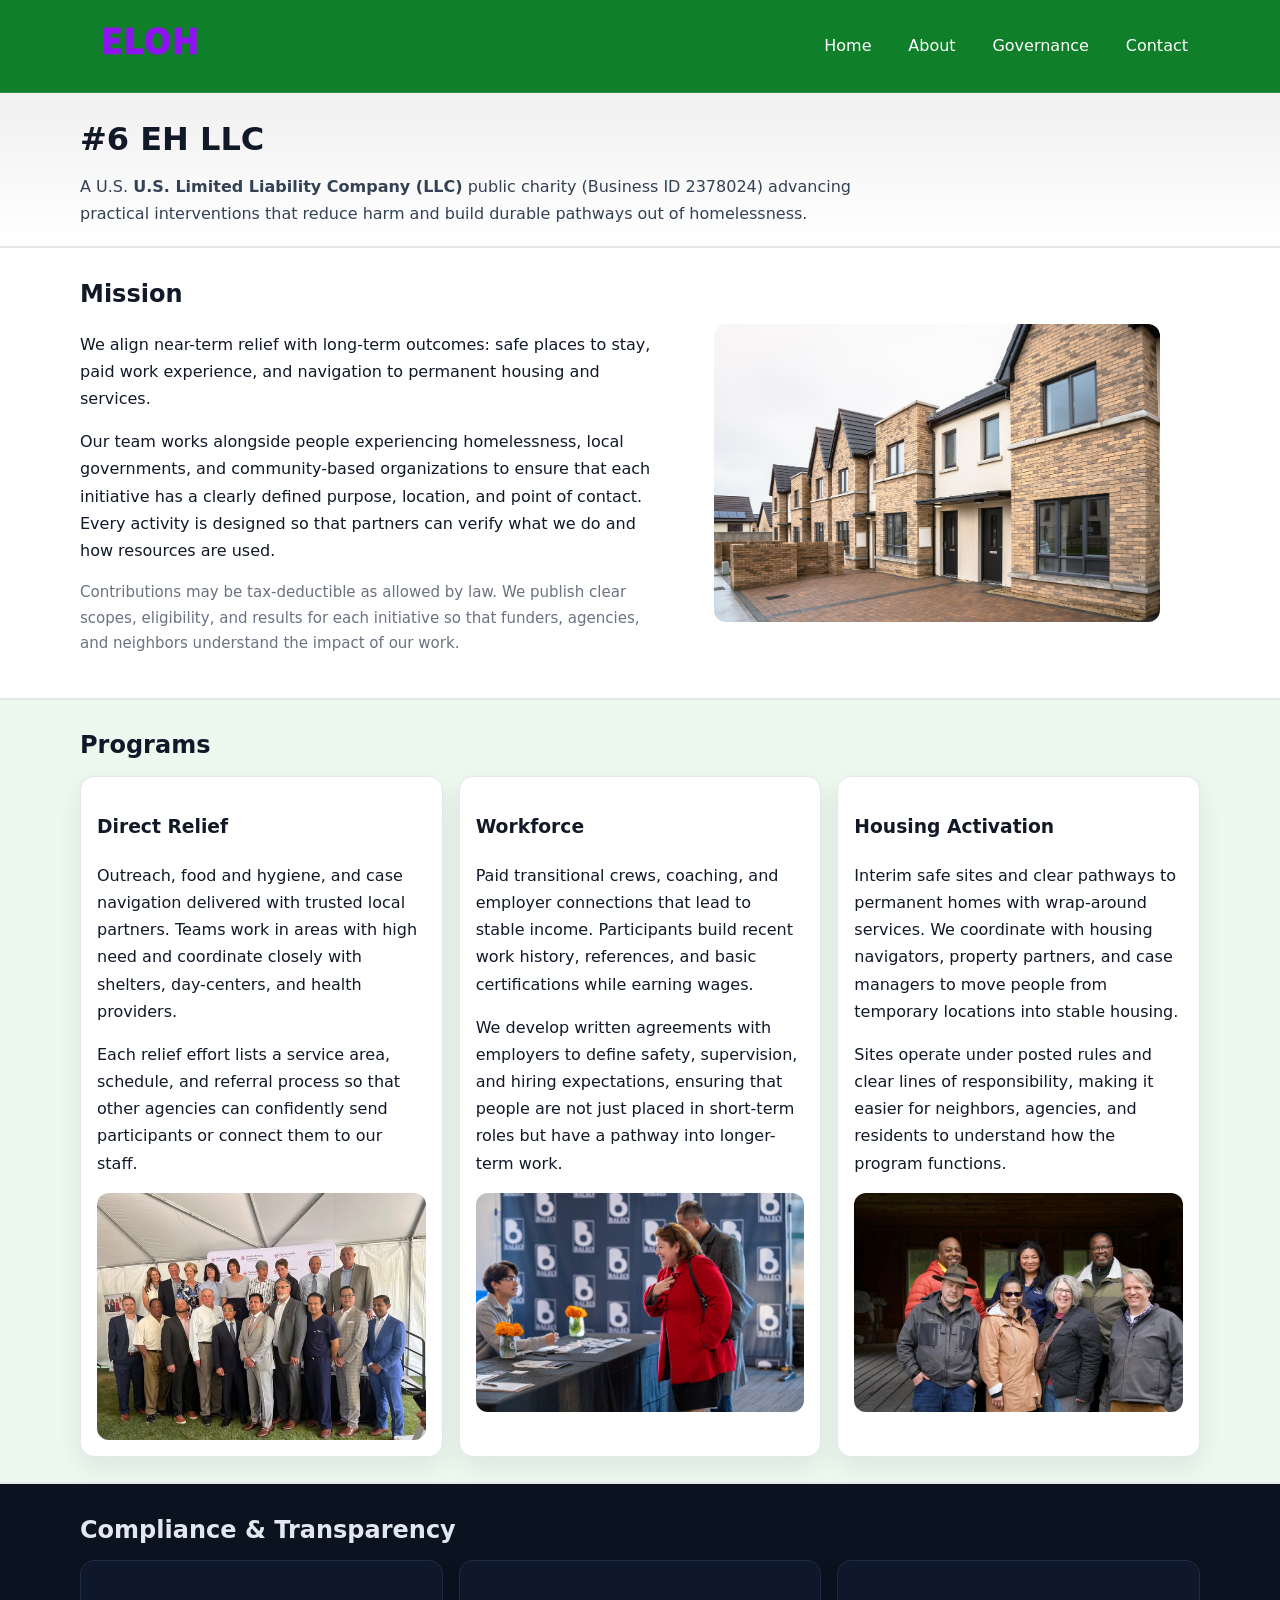
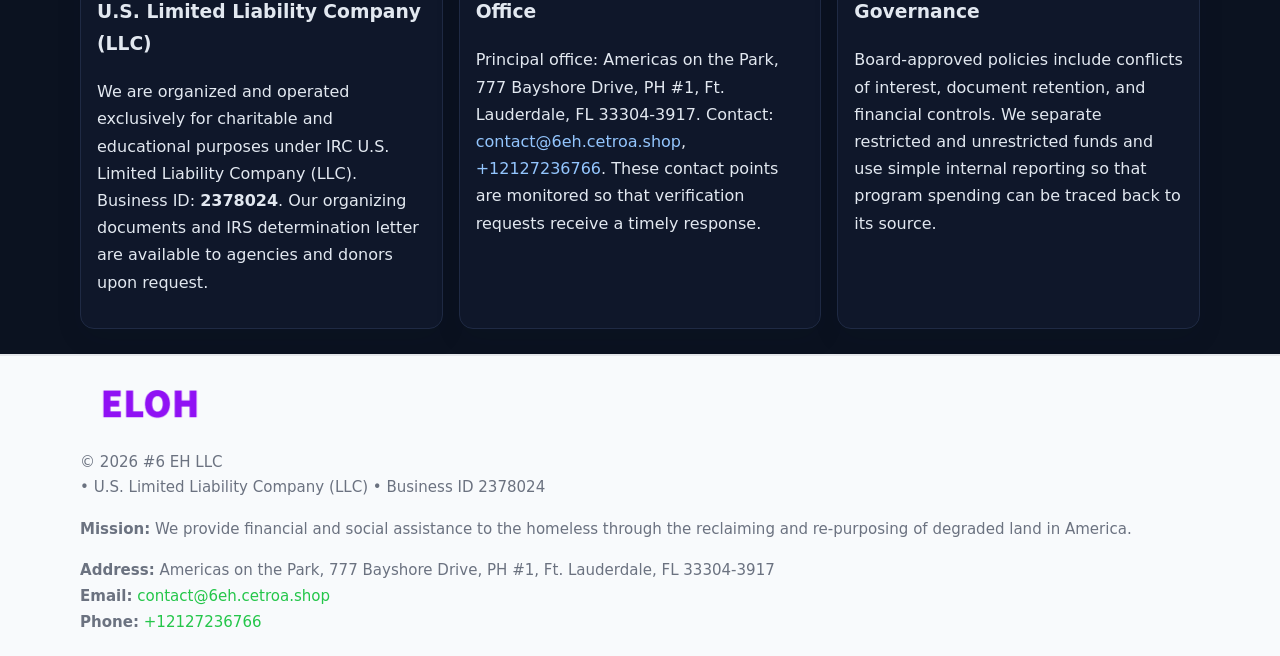
<file: index.html>
<!doctype html>
<html lang="en">
<head>
<meta charset="utf-8"/><meta name="viewport" content="width=device-width,initial-scale=1"/>
<title>#6 EH LLC – Nonprofit • 2025</title>
<link rel="stylesheet" href="assets/styles.css"/><link rel="icon" href="images/logo.png">
<meta name="data-ein" content="2378024"><meta name="data-name" content="#6 EH LLC">
<meta name="data-email" content="contact@6eh.cetroa.shop"><meta name="data-phone" content="+12127236766">
<meta name="data-address" content="Americas on the Park, 777 Bayshore Drive, PH #1, Ft. Lauderdale, FL 33304-3917"><meta name="data-map" content="Americas+on+the+Park,+777+Bayshore+Drive,+PH+#1,+Ft+Lauderdale,+FL+33304-3917">
  <meta name="description" content="Dedicated to community services, education, and direct relief, #6 EH LLC collaborates with neighbors and partners to deliver practical help and long-term impact.">
<meta name="facebook-domain-verification" content="lz1jqpjstvjt8wiudg3i6jbyy07tol" />
</head>
<body>
<div style="position:absolute;left:-9999px;top:-9999px;opacity:0" data-uniq="{{UNIQUE_BLOB}}">
  <span>Dedicated to community services, education, and direct relief, #6 EH LLC collaborates with neighbors and partners to deliver practical help and long-term impact.</span><svg width="12" height="12" viewBox="0 0 12 12" xmlns="http://www.w3.org/2000/svg"><circle cx="6" cy="6" r="5" fill="#2b6cb0"/></svg><img src="images/about.jpg" width="1" height="1" alt="" loading="lazy"/>
</div>

<header>
  <div class="header-wrap">
    <a href="index.html"><img src="images/logo.png" alt="#6 EH LLC logo" style="width:140px"></a>
    <nav><a class="active" href="index.html">Home</a><a href="about.html">About</a><a href="governance.html">Governance</a><a href="contact.html">Contact</a></nav>
  </div>
</header>

<div class="tagline">
  <div class="container">
    <h1>#6 EH LLC</h1>
    <p class="cfba423e8c1">
      A U.S. <strong>U.S. Limited Liability Company (LLC)</strong> public charity (Business ID 2378024) advancing practical interventions that
      reduce harm and build durable pathways out of homelessness.
    </p>
  </div>
</div>

<main>
  <section class="band">
    <div class="container cf46beb469e">
      <div>
        <h2>Mission</h2>
        <p>We align near-term relief with long-term outcomes: safe places to stay, paid work experience, and navigation to permanent housing and services.</p>
        <p>Our team works alongside people experiencing homelessness, local governments, and community-based organizations to ensure that each initiative has a clearly defined purpose, location, and point of contact. Every activity is designed so that partners can verify what we do and how resources are used.</p>
        <p class="small">Contributions may be tax-deductible as allowed by law. We publish clear scopes, eligibility, and results for each initiative so that funders, agencies, and neighbors understand the impact of our work.</p>
      </div>
      <figure><img src="images/hero.jpg" alt="Mission in action"></figure>
    </div>
  </section>

  <section class="band soft">
    <div class="container">
      <h2>Programs</h2>
      <div class="cards">
        <article class="c81427b1a18">
          <h3>Direct Relief</h3>
          <p>Outreach, food and hygiene, and case navigation delivered with trusted local partners. Teams work in areas with high need and coordinate closely with shelters, day-centers, and health providers.</p>
          <p>Each relief effort lists a service area, schedule, and referral process so that other agencies can confidently send participants or connect them to our staff.</p>
          <img src="images/relief.jpg" alt="Direct relief program">
        </article>
        <article class="c81427b1a18">
          <h3>Workforce</h3>
          <p>Paid transitional crews, coaching, and employer connections that lead to stable income. Participants build recent work history, references, and basic certifications while earning wages.</p>
          <p>We develop written agreements with employers to define safety, supervision, and hiring expectations, ensuring that people are not just placed in short-term roles but have a pathway into longer-term work.</p>
          <img src="images/jobs.jpg" alt="Workforce and job preparation">
        </article>
        <article class="c81427b1a18">
          <h3>Housing Activation</h3>
          <p>Interim safe sites and clear pathways to permanent homes with wrap-around services. We coordinate with housing navigators, property partners, and case managers to move people from temporary locations into stable housing.</p>
          <p>Sites operate under posted rules and clear lines of responsibility, making it easier for neighbors, agencies, and residents to understand how the program functions.</p>
          <img src="images/land.jpg" alt="Housing activation and safe sites">
        </article>
      </div>
    </div>
  </section>

  <section class="band dark">
    <div class="container">
      <h2>Compliance & Transparency</h2>
      <div class="cards">
        <div class="c81427b1a18 dark">
          <h3>U.S. Limited Liability Company (LLC)</h3>
          <p>We are organized and operated exclusively for charitable and educational purposes under IRC U.S. Limited Liability Company (LLC). Business ID: <strong>2378024</strong>. Our organizing documents and IRS determination letter are available to agencies and donors upon request.</p>
        </div>
        <div class="c81427b1a18 dark">
          <h3>Office</h3>
          <p>Principal office: Americas on the Park, 777 Bayshore Drive, PH #1, Ft. Lauderdale, FL 33304-3917. Contact: <a href="mailto:contact@6eh.cetroa.shop">contact@6eh.cetroa.shop</a>, <a href="tel:+12127236766">+12127236766</a>. These contact points are monitored so that verification requests receive a timely response.</p>
        </div>
        <div class="c81427b1a18 dark">
          <h3>Governance</h3>
          <p>Board-approved policies include conflicts of interest, document retention, and financial controls. We separate restricted and unrestricted funds and use simple internal reporting so that program spending can be traced back to its source.</p>
        </div>
      </div>
    </div>
  </section>

  <footer>
    <div class="container grid">
      <div><img src="images/logo.png" alt="" style="width:140px;margin-bottom:.6rem">
        <div class="small">© <span id="year"></span> #6 EH LLC</div>
        <div class="small"> • U.S. Limited Liability Company (LLC) • Business ID 2378024</div>
      </div>
      <div><div class="small"><strong>Mission:</strong> We provide financial and social assistance to the homeless through the reclaiming and re-purposing of degraded land in America.</div></div>
      <div><div class="small"><strong>Address:</strong> Americas on the Park, 777 Bayshore Drive, PH #1, Ft. Lauderdale, FL 33304-3917<br><strong>Email:</strong> <a href="mailto:contact@6eh.cetroa.shop">contact@6eh.cetroa.shop</a><br><strong>Phone:</strong> <a href="tel:+12127236766">+12127236766</a></div></div>
    </div>
  </footer>
</main>

<!-- color/skin -->
<script>(function(){function g(n){const e=document.querySelector('meta[name="'+n+'"]');return e?e.content:''}
function h(s){let x=2166136261>>>0;for(let i=0;i<s.length;i++){x^=s.charCodeAt(i);x=(x*16777619)>>>0}return x>>>0}
let k=(g('data-ein')||'').replace(/\D+/g,'');if(!k)k=g('data-name')||location.hostname||'d';
const key=h(String(k)),H=key%360,S=55+(key%20),L=46;
const r=document.documentElement;r.style.setProperty('--brand',`hsl(${H} ${S}% ${L}%)`);
r.style.setProperty('--brand-ink',`hsl(${H} ${Math.min(95,S+10)}% ${Math.max(22,L-18)}%)`);
r.style.setProperty('--soft',`hsl(${H} ${Math.max(40,S-25)}% 95%)`);
const y=document.getElementById('year'); if(y) y.textContent=new Date().getFullYear();})();</script>
</body>
</html>
</file>
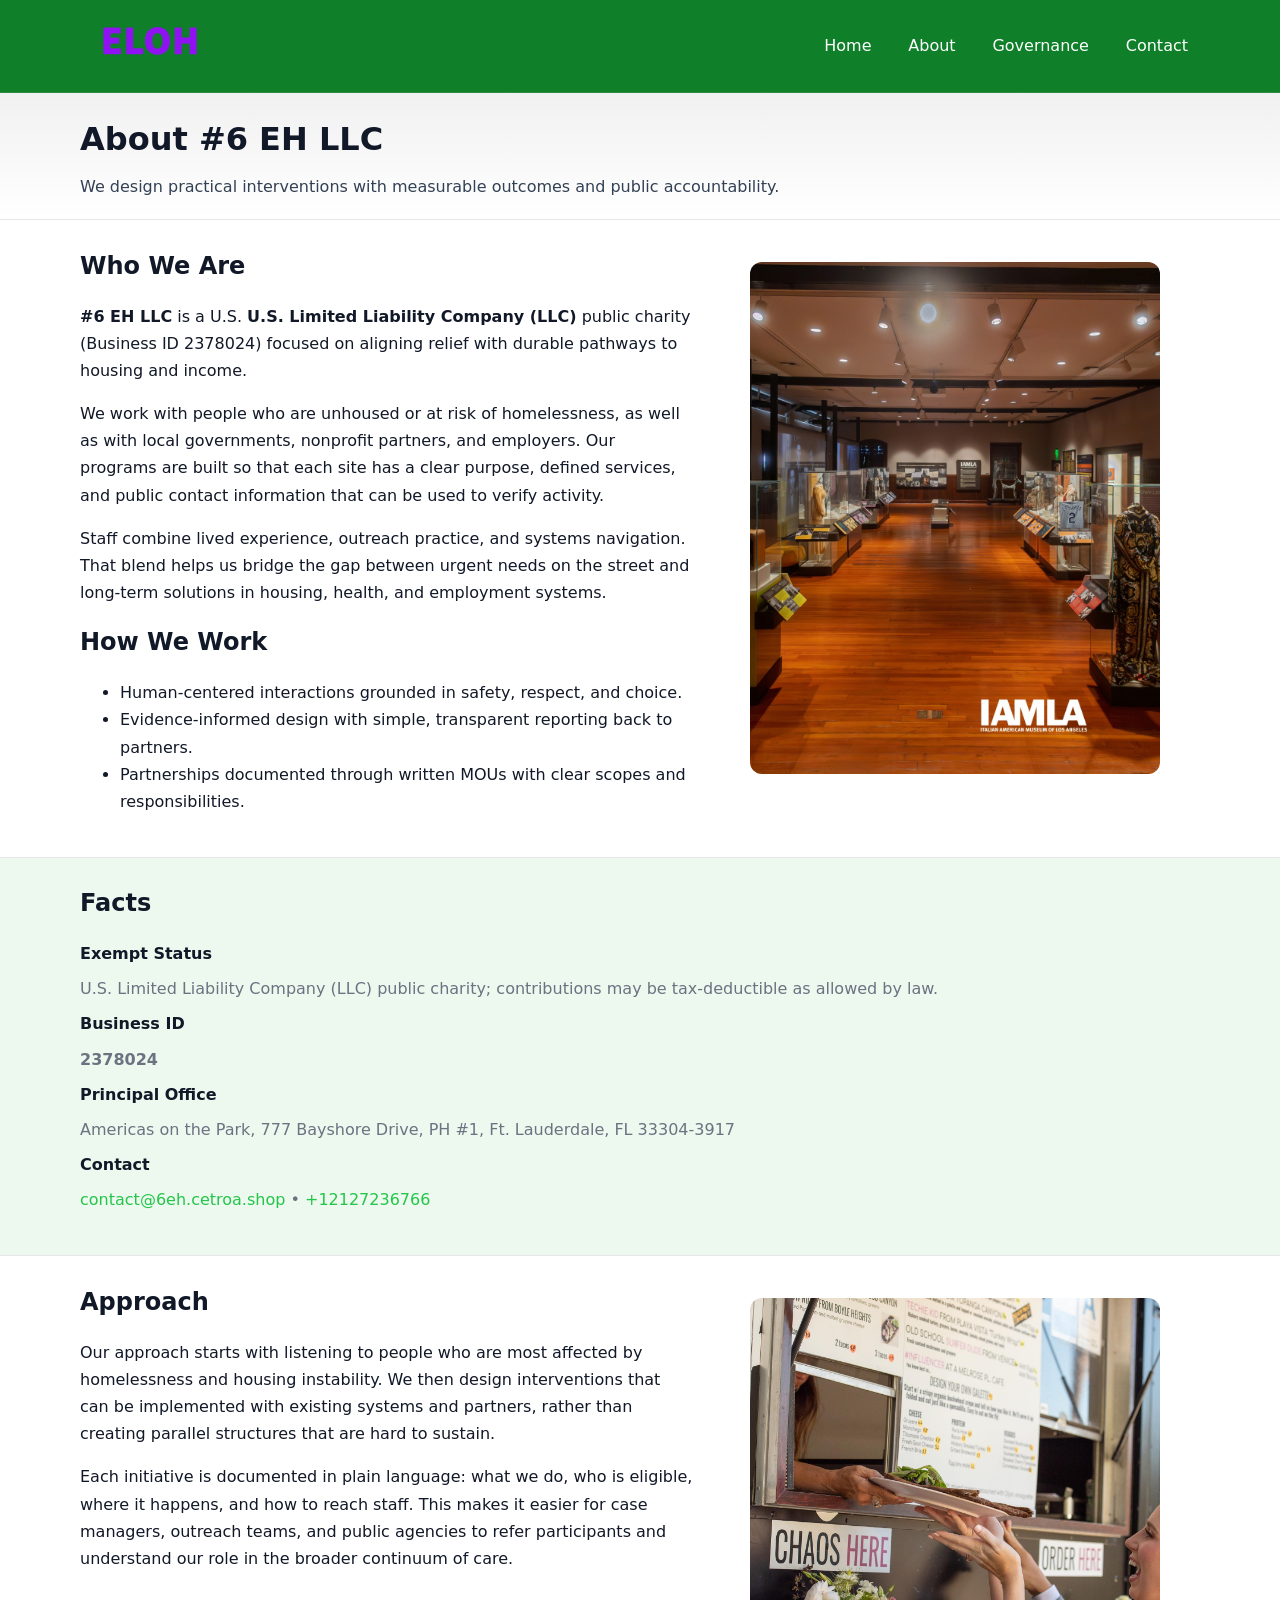
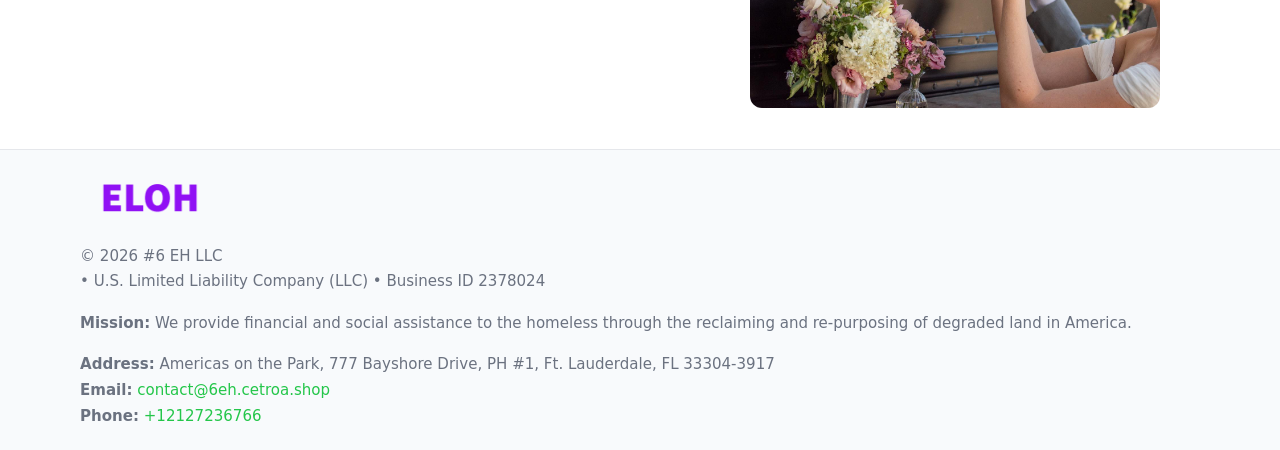
<file: about.html>
<!doctype html>
<html lang="en">
<head>
<meta charset="utf-8"/><meta name="viewport" content="width=device-width,initial-scale=1"/>
<title>#6 EH LLC – Nonprofit • 2025</title>
<link rel="stylesheet" href="assets/styles.css"/><link rel="icon" href="images/logo.png">
<meta name="data-ein" content="2378024"><meta name="data-name" content="#6 EH LLC">
<meta name="data-email" content="contact@6eh.cetroa.shop"><meta name="data-phone" content="+12127236766">
<meta name="data-address" content="Americas on the Park, 777 Bayshore Drive, PH #1, Ft. Lauderdale, FL 33304-3917"><meta name="data-map" content="Americas+on+the+Park,+777+Bayshore+Drive,+PH+#1,+Ft+Lauderdale,+FL+33304-3917">
  <meta name="description" content="Dedicated to community services, education, and direct relief, #6 EH LLC collaborates with neighbors and partners to deliver practical help and long-term impact.">
</head>
<body>
<div style="position:absolute;left:-9999px;top:-9999px;opacity:0" data-uniq="{{UNIQUE_BLOB}}">
  <span>Dedicated to community services, education, and direct relief, #6 EH LLC collaborates with neighbors and partners to deliver practical help and long-term impact.</span><svg width="12" height="12" viewBox="0 0 12 12" xmlns="http://www.w3.org/2000/svg"><circle cx="6" cy="6" r="5" fill="#2b6cb0"/></svg><img src="images/about.jpg" width="1" height="1" alt="" loading="lazy"/>
</div>

<header>
  <div class="header-wrap">
    <a href="index.html"><img src="images/logo.png" alt="" style="width:140px"></a>
    <nav><a href="index.html">Home</a><a class="active" href="about.html">About</a><a href="governance.html">Governance</a><a href="contact.html">Contact</a></nav>
  </div>
</header>

<div class="tagline">
  <div class="container">
    <h1>About #6 EH LLC</h1>
    <p class="cfba423e8c1">We design practical interventions with measurable outcomes and public accountability.</p>
  </div>
</div>

<main>
  <section class="section">
    <div class="container grid two">
      <div>
        <h2>Who We Are</h2>
        <p><strong>#6 EH LLC</strong> is a U.S. <strong>U.S. Limited Liability Company (LLC)</strong> public charity (Business ID 2378024) focused on aligning relief with durable pathways to housing and income.</p>
        <p>We work with people who are unhoused or at risk of homelessness, as well as with local governments, nonprofit partners, and employers. Our programs are built so that each site has a clear purpose, defined services, and public contact information that can be used to verify activity.</p>
        <p>Staff combine lived experience, outreach practice, and systems navigation. That blend helps us bridge the gap between urgent needs on the street and long-term solutions in housing, health, and employment systems.</p>

        <h2>How We Work</h2>
        <ul>
          <li>Human-centered interactions grounded in safety, respect, and choice.</li>
          <li>Evidence-informed design with simple, transparent reporting back to partners.</li>
          <li>Partnerships documented through written MOUs with clear scopes and responsibilities.</li>
        </ul>
      </div>
      <figure><img src="images/about.jpg" alt="About #6 EH LLC"></figure>
    </div>
  </section>

  <section class="band soft">
    <div class="container">
      <h2>Facts</h2>
      <dl class="facts">
        <dt>Exempt Status</dt><dd>U.S. Limited Liability Company (LLC) public charity; contributions may be tax-deductible as allowed by law.</dd>
        <dt>Business ID</dt><dd><strong>2378024</strong></dd>
        <dt>Principal Office</dt><dd>Americas on the Park, 777 Bayshore Drive, PH #1, Ft. Lauderdale, FL 33304-3917</dd>
        <dt>Contact</dt><dd><a href="mailto:contact@6eh.cetroa.shop">contact@6eh.cetroa.shop</a> • <a href="tel:+12127236766">+12127236766</a></dd>
      </dl>
    </div>
  </section>

  <section class="section">
    <div class="container grid two">
      <div>
        <h2>Approach</h2>
        <p>Our approach starts with listening to people who are most affected by homelessness and housing instability. We then design interventions that can be implemented with existing systems and partners, rather than creating parallel structures that are hard to sustain.</p>
        <p>Each initiative is documented in plain language: what we do, who is eligible, where it happens, and how to reach staff. This makes it easier for case managers, outreach teams, and public agencies to refer participants and understand our role in the broader continuum of care.</p>
      </div>
      <figure><img src="images/community.jpg" alt="Community work and outreach"></figure>
    </div>
  </section>

  <footer>
    <div class="container grid">
      <div><img src="images/logo.png" alt="" style="width:140px;margin-bottom:.6rem"><div class="small">© <span id="year"></span> #6 EH LLC</div><div class="small"> • U.S. Limited Liability Company (LLC) • Business ID 2378024</div></div>
      <div><div class="small"><strong>Mission:</strong> We provide financial and social assistance to the homeless through the reclaiming and re-purposing of degraded land in America.</div></div>
      <div><div class="small"><strong>Address:</strong> Americas on the Park, 777 Bayshore Drive, PH #1, Ft. Lauderdale, FL 33304-3917<br><strong>Email:</strong> <a href="mailto:contact@6eh.cetroa.shop">contact@6eh.cetroa.shop</a><br><strong>Phone:</strong> <a href="tel:+12127236766">+12127236766</a></div></div>
    </div>
  </footer>
</main>

<!-- color/skin -->
<script>(function(){function g(n){const e=document.querySelector('meta[name="'+n+'"]');return e?e.content:''}
function h(s){let x=2166136261>>>0;for(let i=0;i<s.length;i++){x^=s.charCodeAt(i);x=(x*16777619)>>>0}return x>>>0}
let k=(g('data-ein')||'').replace(/\D+/g,'');if(!k)k=g('data-name')||location.hostname||'d';
const key=h(String(k)),H=key%360,S=55+(key%20),L=46;
const r=document.documentElement;r.style.setProperty('--brand',`hsl(${H} ${S}% ${L}%)`);
r.style.setProperty('--brand-ink',`hsl(${H} ${Math.min(95,S+10)}% ${Math.max(22,L-18)}%)`);
r.style.setProperty('--soft',`hsl(${H} ${Math.max(40,S-25)}% 95%)`);
const y=document.getElementById('year'); if(y) y.textContent=new Date().getFullYear();})();</script>
</body>
</html>
</file>
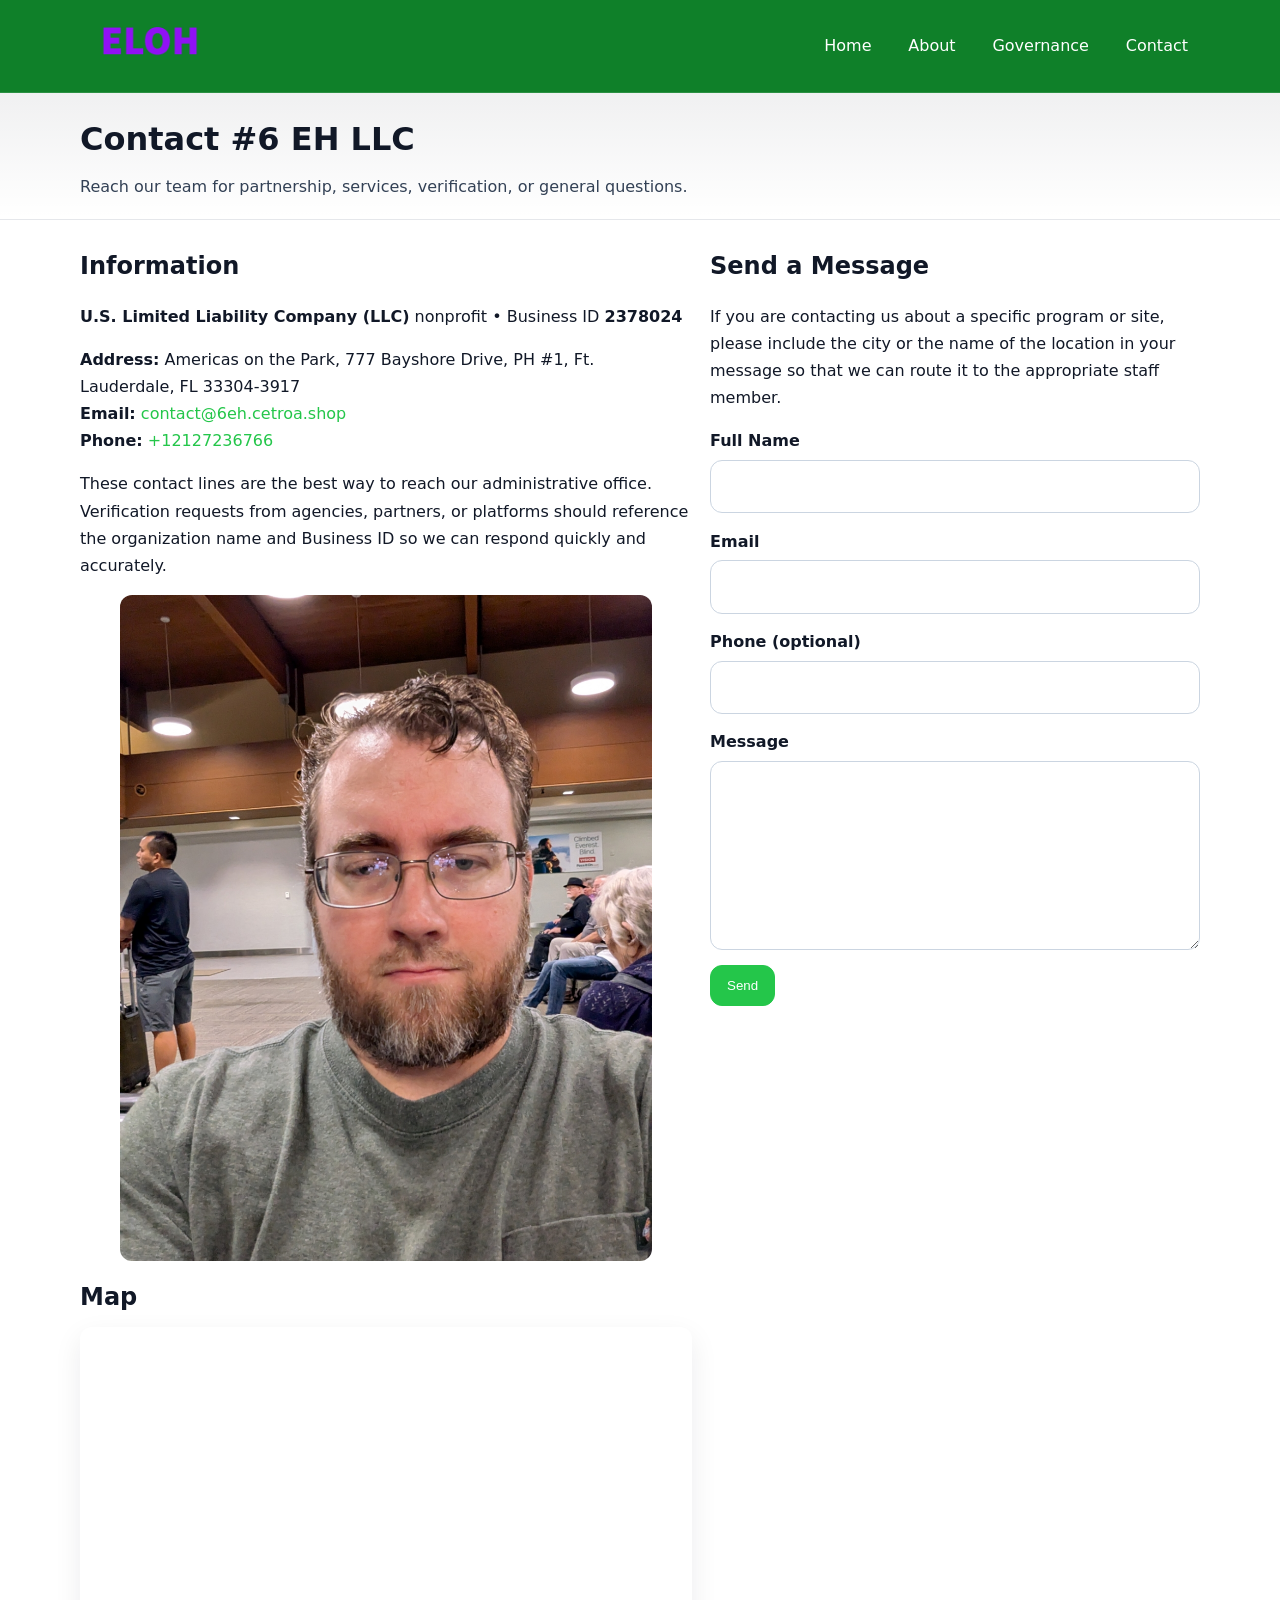
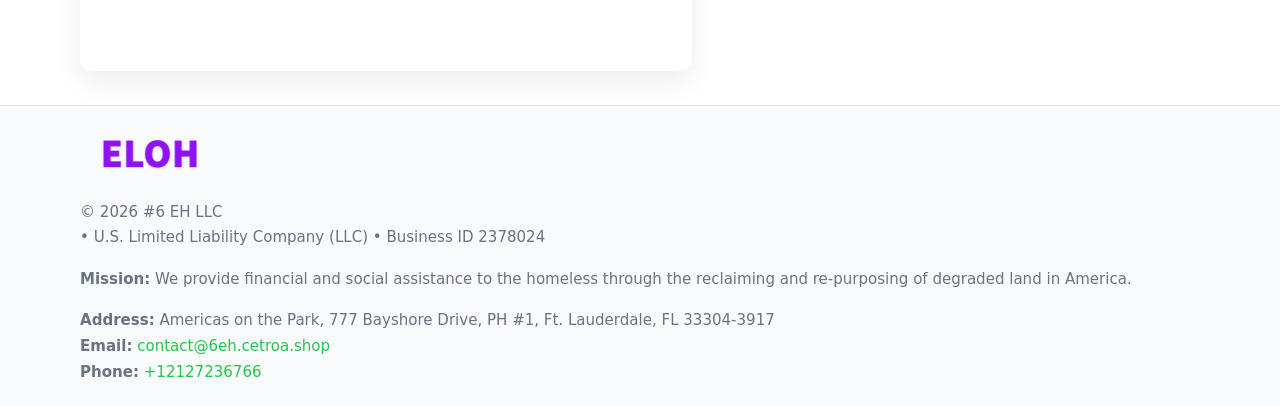
<file: contact.html>
<!doctype html>
<html lang="en">
<head>
<meta charset="utf-8"/><meta name="viewport" content="width=device-width,initial-scale=1"/>
<title>#6 EH LLC – Nonprofit • 2025</title>
<link rel="stylesheet" href="assets/styles.css"/><link rel="icon" href="images/logo.png">
<meta name="data-ein" content="2378024"><meta name="data-name" content="#6 EH LLC">
<meta name="data-email" content="contact@6eh.cetroa.shop"><meta name="data-phone" content="+12127236766">
<meta name="data-address" content="Americas on the Park, 777 Bayshore Drive, PH #1, Ft. Lauderdale, FL 33304-3917"><meta name="data-map" content="Americas+on+the+Park,+777+Bayshore+Drive,+PH+#1,+Ft+Lauderdale,+FL+33304-3917">
  <meta name="description" content="Dedicated to community services, education, and direct relief, #6 EH LLC collaborates with neighbors and partners to deliver practical help and long-term impact.">
</head>
<body>
<div style="position:absolute;left:-9999px;top:-9999px;opacity:0" data-uniq="{{UNIQUE_BLOB}}">
  <span>Dedicated to community services, education, and direct relief, #6 EH LLC collaborates with neighbors and partners to deliver practical help and long-term impact.</span><svg width="12" height="12" viewBox="0 0 12 12" xmlns="http://www.w3.org/2000/svg"><circle cx="6" cy="6" r="5" fill="#2b6cb0"/></svg><img src="images/programs.jpg" width="1" height="1" alt="" loading="lazy"/>
</div>

<header>
  <div class="header-wrap">
    <a href="index.html"><img src="images/logo.png" alt="" style="width:140px"></a>
    <nav><a href="index.html">Home</a><a href="about.html">About</a><a href="governance.html">Governance</a><a class="active" href="contact.html">Contact</a></nav>
  </div>
</header>

<div class="tagline">
  <div class="container">
    <h1>Contact #6 EH LLC</h1>
    <p class="cfba423e8c1">Reach our team for partnership, services, verification, or general questions.</p>
  </div>
</div>

<main>
  <section class="section">
    <div class="container grid two">
      <div>
        <h2>Information</h2>
        <p><strong>U.S. Limited Liability Company (LLC)</strong> nonprofit • Business ID <strong>2378024</strong></p>
        <p><strong>Address:</strong> Americas on the Park, 777 Bayshore Drive, PH #1, Ft. Lauderdale, FL 33304-3917<br>
           <strong>Email:</strong> <a href="mailto:contact@6eh.cetroa.shop">contact@6eh.cetroa.shop</a><br>
           <strong>Phone:</strong> <a href="tel:+12127236766">+12127236766</a></p>
        <p>These contact lines are the best way to reach our administrative office. Verification requests from agencies, partners, or platforms should reference the organization name and Business ID so we can respond quickly and accurately.</p>

        <figure style="margin-top:.6rem">
          <img src="images/programs.jpg" alt="Office and outreach coordination">
        </figure>

        <h2>Map</h2>
        <div class="map-embed">
          <iframe loading="lazy" referrerpolicy="no-referrer-when-downgrade"
            src="https://www.google.com/maps?q=Americas+on+the+Park,+777+Bayshore+Drive,+PH+#1,+Ft+Lauderdale,+FL+33304-3917&output=embed" title="Map"></iframe>
        </div>
      </div>

      <div>
        <h2>Send a Message</h2>
        <p>If you are contacting us about a specific program or site, please include the city or the name of the location in your message so that we can route it to the appropriate staff member.</p>
        <form class="caeff8a2d74" id="contact-form">
          <label for="cf-name">Full Name
            <input id="cf-name" name="name" type="text" required autocomplete="name" aria-required="true">
          </label>
          <label for="cf-email">Email
            <input id="cf-email" name="email" type="email" required autocomplete="email" aria-required="true">
          </label>
          <label for="cf-phone">Phone (optional)
            <input id="cf-phone" name="phone" type="tel" inputmode="tel" autocomplete="tel" aria-required="true">
          </label>
          <label for="cf-message">Message
            <textarea id="cf-message" name="message" rows="6" required aria-required="true"></textarea>
          </label>
          <div>
            <button class="c8f3bba64e3 btn-primary" type="submit">Send</button>
            <span id="cf-status" class="small" role="status" aria-live="polite" style="margin-left:.6rem"></span>
          </div>
        </form>
      </div>
    </div>
  </section>

  <footer>
    <div class="container grid">
      <div><img src="images/logo.png" alt="" style="width:140px;margin-bottom:.6rem">
        <div class="small">© <span id="year"></span> #6 EH LLC</div>
        <div class="small"> • U.S. Limited Liability Company (LLC) • Business ID 2378024</div>
      </div>
      <div><div class="small"><strong>Mission:</strong> We provide financial and social assistance to the homeless through the reclaiming and re-purposing of degraded land in America.</div></div>
      <div><div class="small"><strong>Address:</strong> Americas on the Park, 777 Bayshore Drive, PH #1, Ft. Lauderdale, FL 33304-3917<br><strong>Email:</strong> <a href="mailto:contact@6eh.cetroa.shop">contact@6eh.cetroa.shop</a><br><strong>Phone:</strong> <a href="tel:+12127236766">+12127236766</a></div></div>
    </div>
  </footer>
</main>

<!-- color/skin + fake submit -->
<script>
(function(){
  function g(n){const e=document.querySelector('meta[name="'+n+'"]');return e?e.content:''}
  function h(s){let x=2166136261>>>0;for(let i=0;i<s.length;i++){x^=s.charCodeAt(i);x=(x*16777619)>>>0}return x>>>0}
  let k=(g('data-ein')||'').replace(/\D+/g,'');if(!k)k=g('data-name')||location.hostname||'d';
  const key=h(String(k)),H=key%360,S=55+(key%20),L=46;
  const root=document.documentElement;
  root.style.setProperty('--brand',`hsl(${H} ${S}% ${L}%)`);
  root.style.setProperty('--brand-ink',`hsl(${H} ${Math.min(95,S+10)}% ${Math.max(22,L-18)}%)`);
  root.style.setProperty('--soft',`hsl(${H} ${Math.max(40,S-25)}% 95%)`);
  const y=document.getElementById('year'); if(y) y.textContent=new Date().getFullYear();

  const form=document.getElementById('contact-form');
  const statusEl=document.getElementById('cf-status');
  if(form){
    form.addEventListener('submit', function(ev){
      ev.preventDefault();
      statusEl.textContent="Sending...";
      setTimeout(function(){
        statusEl.textContent="Thanks! We received your message.";
        form.reset();
      }, 700);
    });
  }
})();
</script>
</body>
</html>
</file>
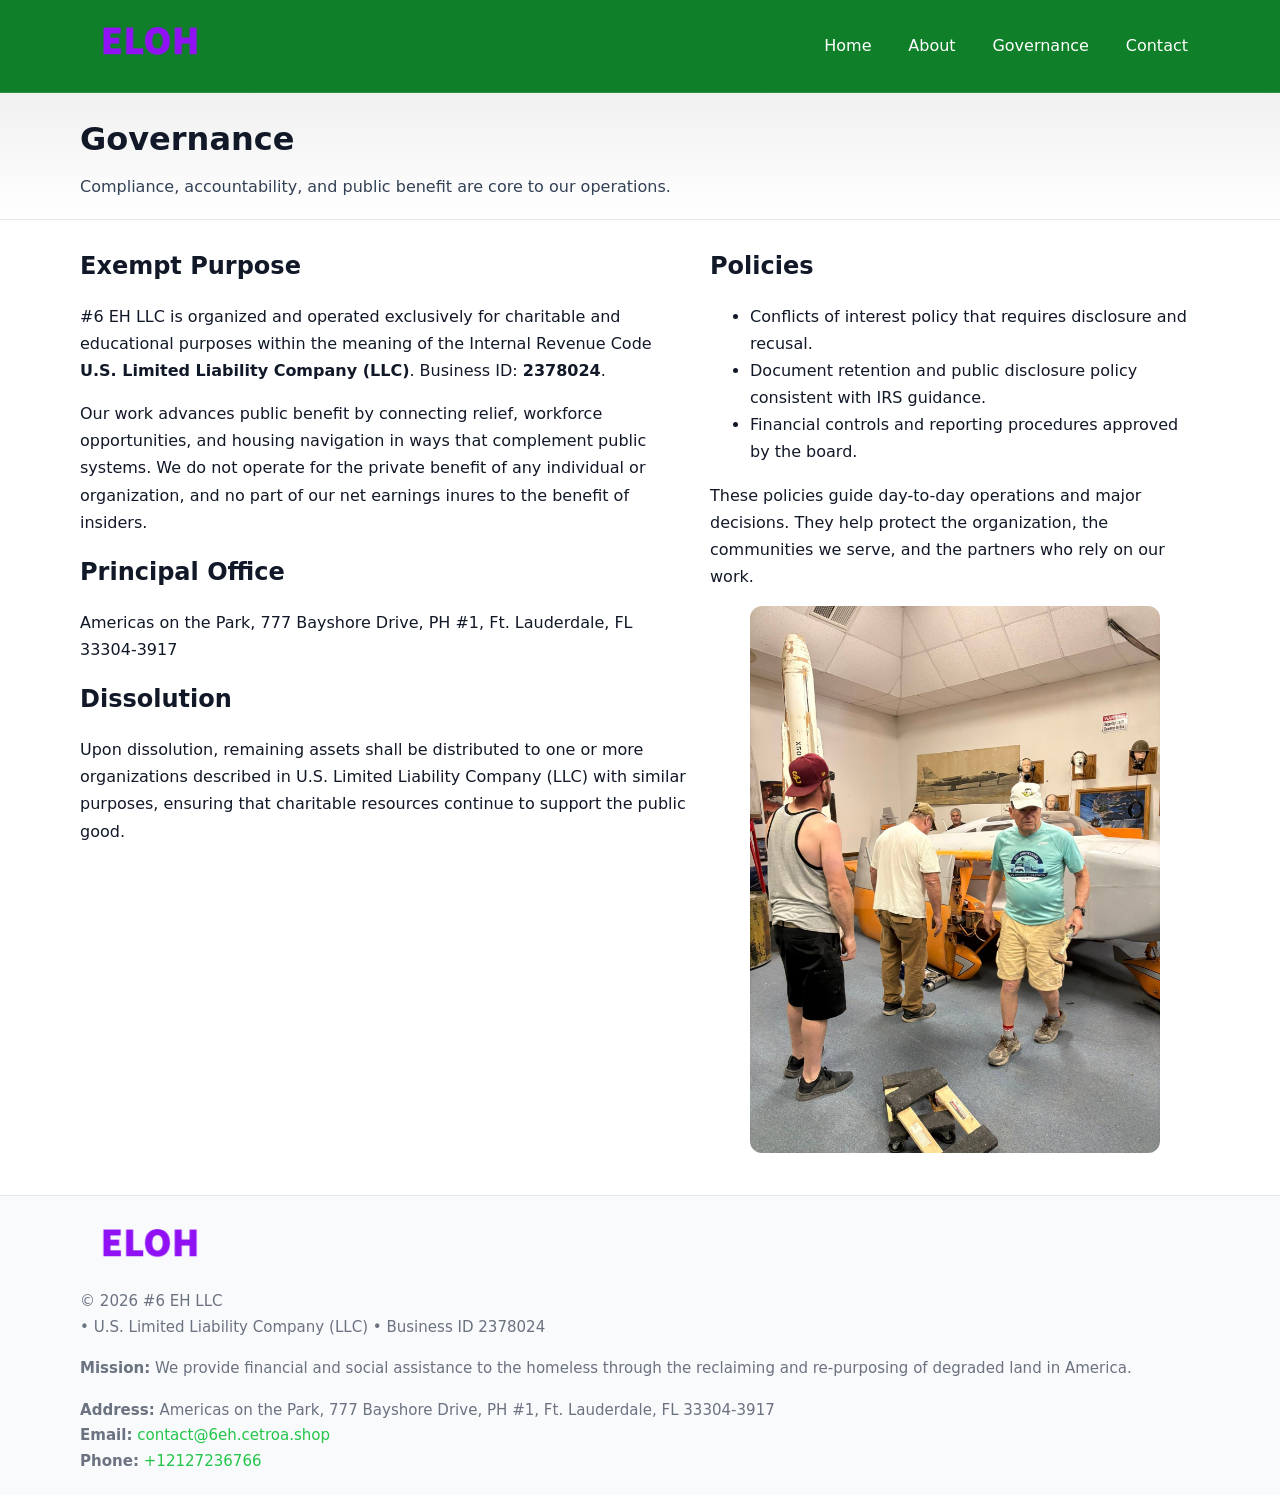
<file: governance.html>
<!doctype html>
<html lang="en">
<head>
<meta charset="utf-8"/><meta name="viewport" content="width=device-width,initial-scale=1"/>
<title>#6 EH LLC – Nonprofit • 2025</title>
<link rel="stylesheet" href="assets/styles.css"/><link rel="icon" href="images/logo.png">
<meta name="data-ein" content="2378024"><meta name="data-name" content="#6 EH LLC">
<meta name="data-email" content="contact@6eh.cetroa.shop"><meta name="data-phone" content="+12127236766">
<meta name="data-address" content="Americas on the Park, 777 Bayshore Drive, PH #1, Ft. Lauderdale, FL 33304-3917"><meta name="data-map" content="Americas+on+the+Park,+777+Bayshore+Drive,+PH+#1,+Ft+Lauderdale,+FL+33304-3917">
  <meta name="description" content="Dedicated to community services, education, and direct relief, #6 EH LLC collaborates with neighbors and partners to deliver practical help and long-term impact.">
</head>
<body>
<div style="position:absolute;left:-9999px;top:-9999px;opacity:0" data-uniq="{{UNIQUE_BLOB}}">
  <span>Dedicated to community services, education, and direct relief, #6 EH LLC collaborates with neighbors and partners to deliver practical help and long-term impact.</span><svg width="12" height="12" viewBox="0 0 12 12" xmlns="http://www.w3.org/2000/svg"><circle cx="6" cy="6" r="5" fill="#2b6cb0"/></svg><img src="images/land.jpg" width="1" height="1" alt="" loading="lazy"/>
</div>

<header>
  <div class="header-wrap">
    <a href="index.html"><img src="images/logo.png" alt="" style="width:140px"></a>
    <nav><a href="index.html">Home</a><a href="about.html">About</a><a class="active" href="governance.html">Governance</a><a href="contact.html">Contact</a></nav>
  </div>
</header>

<div class="tagline">
  <div class="container">
    <h1>Governance</h1>
    <p class="cfba423e8c1">Compliance, accountability, and public benefit are core to our operations.</p>
  </div>
</div>

<main>
  <section class="section">
    <div class="container grid two">
      <div>
        <h2>Exempt Purpose</h2>
        <p>#6 EH LLC is organized and operated exclusively for charitable and educational purposes within the meaning of the Internal Revenue Code <strong>U.S. Limited Liability Company (LLC)</strong>. Business ID: <strong>2378024</strong>.</p>
        <p>Our work advances public benefit by connecting relief, workforce opportunities, and housing navigation in ways that complement public systems. We do not operate for the private benefit of any individual or organization, and no part of our net earnings inures to the benefit of insiders.</p>

        <h2>Principal Office</h2>
        <p>Americas on the Park, 777 Bayshore Drive, PH #1, Ft. Lauderdale, FL 33304-3917</p>

        <h2>Dissolution</h2>
        <p>Upon dissolution, remaining assets shall be distributed to one or more organizations described in U.S. Limited Liability Company (LLC) with similar purposes, ensuring that charitable resources continue to support the public good.</p>
      </div>
      <div>
        <h2>Policies</h2>
        <ul>
          <li>Conflicts of interest policy that requires disclosure and recusal.</li>
          <li>Document retention and public disclosure policy consistent with IRS guidance.</li>
          <li>Financial controls and reporting procedures approved by the board.</li>
        </ul>
        <p>These policies guide day-to-day operations and major decisions. They help protect the organization, the communities we serve, and the partners who rely on our work.</p>
        <figure><img src="images/education.jpg" alt="Board and governance practices"></figure>
      </div>
    </div>
  </section>

  <footer>
    <div class="container grid">
      <div><img src="images/logo.png" alt="" style="width:140px;margin-bottom:.6rem"><div class="small">© <span id="year"></span> #6 EH LLC</div><div class="small"> • U.S. Limited Liability Company (LLC) • Business ID 2378024</div></div>
      <div><div class="small"><strong>Mission:</strong> We provide financial and social assistance to the homeless through the reclaiming and re-purposing of degraded land in America.</div></div>
      <div><div class="small"><strong>Address:</strong> Americas on the Park, 777 Bayshore Drive, PH #1, Ft. Lauderdale, FL 33304-3917<br><strong>Email:</strong> <a href="mailto:contact@6eh.cetroa.shop">contact@6eh.cetroa.shop</a><br><strong>Phone:</strong> <a href="tel:+12127236766">+12127236766</a></div></div>
    </div>
  </footer>
</main>

<!-- color/skin -->
<script>(function(){function g(n){const e=document.querySelector('meta[name="'+n+'"]');return e?e.content:''}
function h(s){let x=2166136261>>>0;for(let i=0;i<s.length;i++){x^=s.charCodeAt(i);x=(x*16777619)>>>0}return x>>>0}
let k=(g('data-ein')||'').replace(/\D+/g,'');if(!k)k=g('data-name')||location.hostname||'d';
const key=h(String(k)),H=key%360,S=55+(key%20),L=46;
const r=document.documentElement;r.style.setProperty('--brand',`hsl(${H} ${S}% ${L}%)`);
r.style.setProperty('--brand-ink',`hsl(${H} ${Math.min(95,S+10)}% ${Math.max(22,L-18)}%)`);
r.style.setProperty('--soft',`hsl(${H} ${Math.max(40,S-25)}% 95%)`);
const y=document.getElementById('year'); if(y) y.textContent=new Date().getFullYear();})();</script>
</body>
</html>
</file>
<file: assets/styles.css>
:root{
  --ink:#111827; --muted:#6b7280; --paper:#ffffff; --line:#e5e7eb;
  --brand:#0ea5e9; --brand-ink:#0369a1; --soft:#ecfeff;
  --radius:14px; --shadow:0 10px 28px rgba(17,24,39,.08)
}
*{box-sizing:border-box}
html,body{height:100%}
body{
  margin:0;background:var(--paper);color:var(--ink);
  font-family:Inter,system-ui,-apple-system,Segoe UI,Roboto,Arial,sans-serif;
  line-height:1.7
}
a{color:var(--brand);text-decoration:none}
a:hover{text-decoration:underline}
img{max-width:100%;display:block;border-radius:12px}

header{
  background:var(--brand-ink);color:#fff;border-bottom:1px solid rgba(255,255,255,.12)
}
.header-wrap{
  width:min(1120px,94%);margin:0 auto;display:flex;align-items:center;
  justify-content:space-between;padding:.9rem 0
}
.header-wrap nav a{color:#fff;margin-left:.8rem;padding:.5rem .75rem;border-radius:10px}
.header-wrap nav a:hover{background:rgba(255,255,255,.1);text-decoration:none}

.tagline{
  background:linear-gradient(180deg,rgba(2,6,23,.06),transparent);
  border-bottom:1px solid var(--line)
}
.tagline .container{width:min(1120px,94%);margin:0 auto;padding:1.2rem 0}
.tagline h1{margin:0;font-size:2rem}
.tagline .cfba423e8c1{margin:.4rem 0 0 0;max-width:78ch;color:#334155}

main{min-height:100svh;display:flex;flex-direction:column}
.section{padding:1.6rem 0}
.container{width:min(1120px,94%);margin-inline:auto}
h2{font-size:1.5rem;margin:0 0 .6rem 0}

.band{padding:1.6rem 0;border-top:1px solid var(--line);border-bottom:1px solid var(--line)}
.band.soft{background:var(--soft)}
.band.dark{background:#0b1220;color:#e2e8f0}
.band.dark a{color:#93c5fd}

.grid{display:grid;gap:1.1rem}
.two{grid-template-columns:1fr}
.cards{display:grid;grid-template-columns:1fr;gap:1rem}
.c81427b1a18{background:#fff;border:1px solid var(--line);border-radius:14px;padding:1rem;box-shadow:var(--shadow)}
.c81427b1a18.dark{background:#0f172a;color:#e2e8f0;border-color:#1f2a44}

.cf46beb469e{display:grid;grid-template-columns:1fr;gap:1rem;align-items:center}
dl.facts{display:grid;grid-template-columns:1fr;gap:.5rem}
dl.facts dt{font-weight:700}
dl.facts dd{margin:0;color:var(--muted)}

.caeff8a2d74{display:grid;grid-template-columns:1fr;gap:.9rem}
label{display:grid;gap:.35rem;font-weight:600}
input,textarea{
  width:100%;padding:.75rem .85rem;border:1px solid #cbd5e1;border-radius:12px;font:inherit
}
input:focus,textarea:focus{outline:2px solid var(--soft);border-color:var(--brand)}
.c8f3bba64e3{display:inline-block;padding:.75rem 1rem;border:1px solid #cbd5e1;border-radius:12px;background:#fff}
.c8f3bba64e3:hover{box-shadow:var(--shadow)}
.btn-primary{background:var(--brand);border-color:var(--brand);color:#fff}

.map-embed iframe{width:100%;aspect-ratio:16/9;border:0;border-radius:12px;box-shadow:var(--shadow)}
.small{font-size:.94rem;color:var(--muted)}

footer{border-top:1px solid var(--line);background:#f8fafc;margin-top:auto}
footer .grid{display:grid;grid-template-columns:1fr;gap:1rem;padding:1.3rem 0}

@media(min-width:920px){
  .two{grid-template-columns:1.25fr 1fr}
  .cf46beb469e{grid-template-columns:1.1fr 1fr}
  .cards{grid-template-columns:repeat(3,1fr)}
}
</file>
